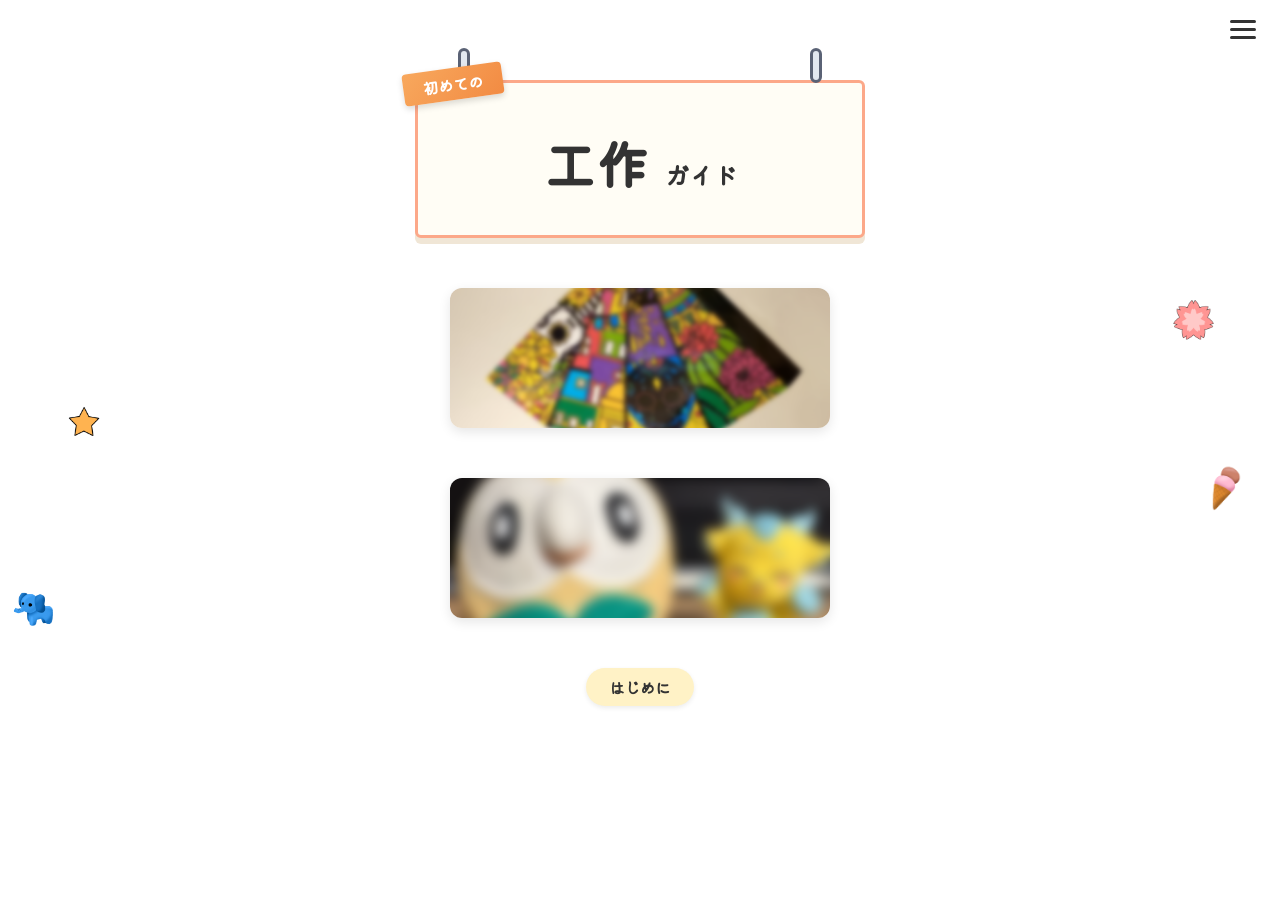
<file: index.html>
<!DOCTYPE html>
<html lang="ja">
<head>
  <meta charset="UTF-8">
  <meta name="viewport" content="width=device-width, initial-scale=1.0">
  <title>初めての工作ガイド</title>

  <!-- フォント・共通CSSの読み込み -->
  <link rel="preconnect" href="https://fonts.googleapis.com">
  <link rel="preconnect" href="https://fonts.gstatic.com" crossorigin>
  <link href="https://fonts.googleapis.com/css2?family=Kiwi+Maru:wght@400;500;700&display=swap" rel="stylesheet">
  <link rel="stylesheet" href="style.css">
</head>
<body>

  <!-- ヘッダー (共通ハンバーガーメニュー) -->
  <header class="header">
    <div class="header-inner">
      <button class="hamburger-btn" id="js-hamburger" aria-label="メニューを開く">
        <span></span>
        <span></span>
        <span></span>
      </button>

      <nav class="nav-menu" id="js-nav">
        <ul>
          <li><a href="index.html">TOP</a></li>
          <li><a href="pckindex.html">切り絵</a></li>
          <li><a href="pcnindex.html">粘土</a></li>
        </ul>
      </nav>
    </div>
  </header>

  <main class="main-content">

    <!-- 1. メインタイトル（看板風デザイン） -->
    <section class="top-hero">
      <div class="sign-board">
        <!-- 上の鎖/リング飾り -->
        <div class="chain chain-left"></div>
        <div class="chain chain-right"></div>
        
        <!-- 左上のテープラベル -->
        <div class="tape-label">初めての</div>
        
        <!-- タイトル文字 -->
        <h1 class="top-title">
          <span class="large">工作</span>
          <span class="small">ガイド</span>
        </h1>
      </div>
    </section>

    <!-- 2. 作品紹介ギャラリー -->
    <section class="gallery-section">
      
      <!-- 上段：切り絵 -->
      <div class="gallery-item">
        <a href="pckindex.html" class="img-link-btn">
          <img src="png/無題675_20260603225839.PNG" alt="切り絵ページへ" class="main-img">
        </a>
        <!-- 上段も画像にする場合（ファイル名は実際の名前へ） -->
        <img src="png/無題681_20260723030423.PNG" class="deco-icon star-icon" alt="星">
        <img src="png/無題681_20260723025931.PNG" class="deco-icon flower-pink" alt="さくら">
      </div>

      <!-- 下段：粘土 -->
      <div class="gallery-item">
        <a href="pcnindex.html" class="img-link-btn">
          <img src="png/nennn.PNG" alt="粘土ページへ" class="main-img">
        </a>
        <!-- 画像タグ -->
        <img src="png/ぞう.PNG" class="deco-icon elephant-icon" alt="ぞう">
        <img src="png/アイス.PNG" class="deco-icon ice-cream-icon" alt="アイスクリーム">
      </div>

    </section>

    <!-- 3. はじめに アコーディオンエリア -->
    <div class="intro-accordion">
      <button class="intro-btn" id="js-intro-btn">はじめに</button>
      
      <!-- ボタンを押すと出てくる文面 -->
      <div class="intro-text-box" id="js-intro-content">
        <p>このサイトは、何かと難しそうと思われる工作への取っ掛かりを作ろうと思い、制作しました。<br>
        工作のセンスが無いと難しそう…というイメージがこのサイトを見て、なくなったら嬉しいです。</p>
      </div>
    </div>

  </main>

  <!-- ハンバーガーメニュー用JavaScript -->
  <script>
    // ハンバーガーメニュー
    const btn = document.getElementById('js-hamburger');
    const nav = document.getElementById('js-nav');

    if (btn && nav) {
      btn.addEventListener('click', () => {
        btn.classList.toggle('is-active');
        nav.classList.toggle('is-active');
      });

      const navLinks = nav.querySelectorAll('a');
      navLinks.forEach(link => {
        link.addEventListener('click', () => {
          btn.classList.remove('is-active');
          nav.classList.remove('is-active');
        });
      });
    }

    // ★「はじめに」ボタンの表示切替
    const introBtn = document.getElementById('js-intro-btn');
    const introContent = document.getElementById('js-intro-content');

    if (introBtn && introContent) {
      introBtn.addEventListener('click', () => {
        introContent.classList.toggle('is-open');
      });
    }
  </script>

</body>
</html>
</file>
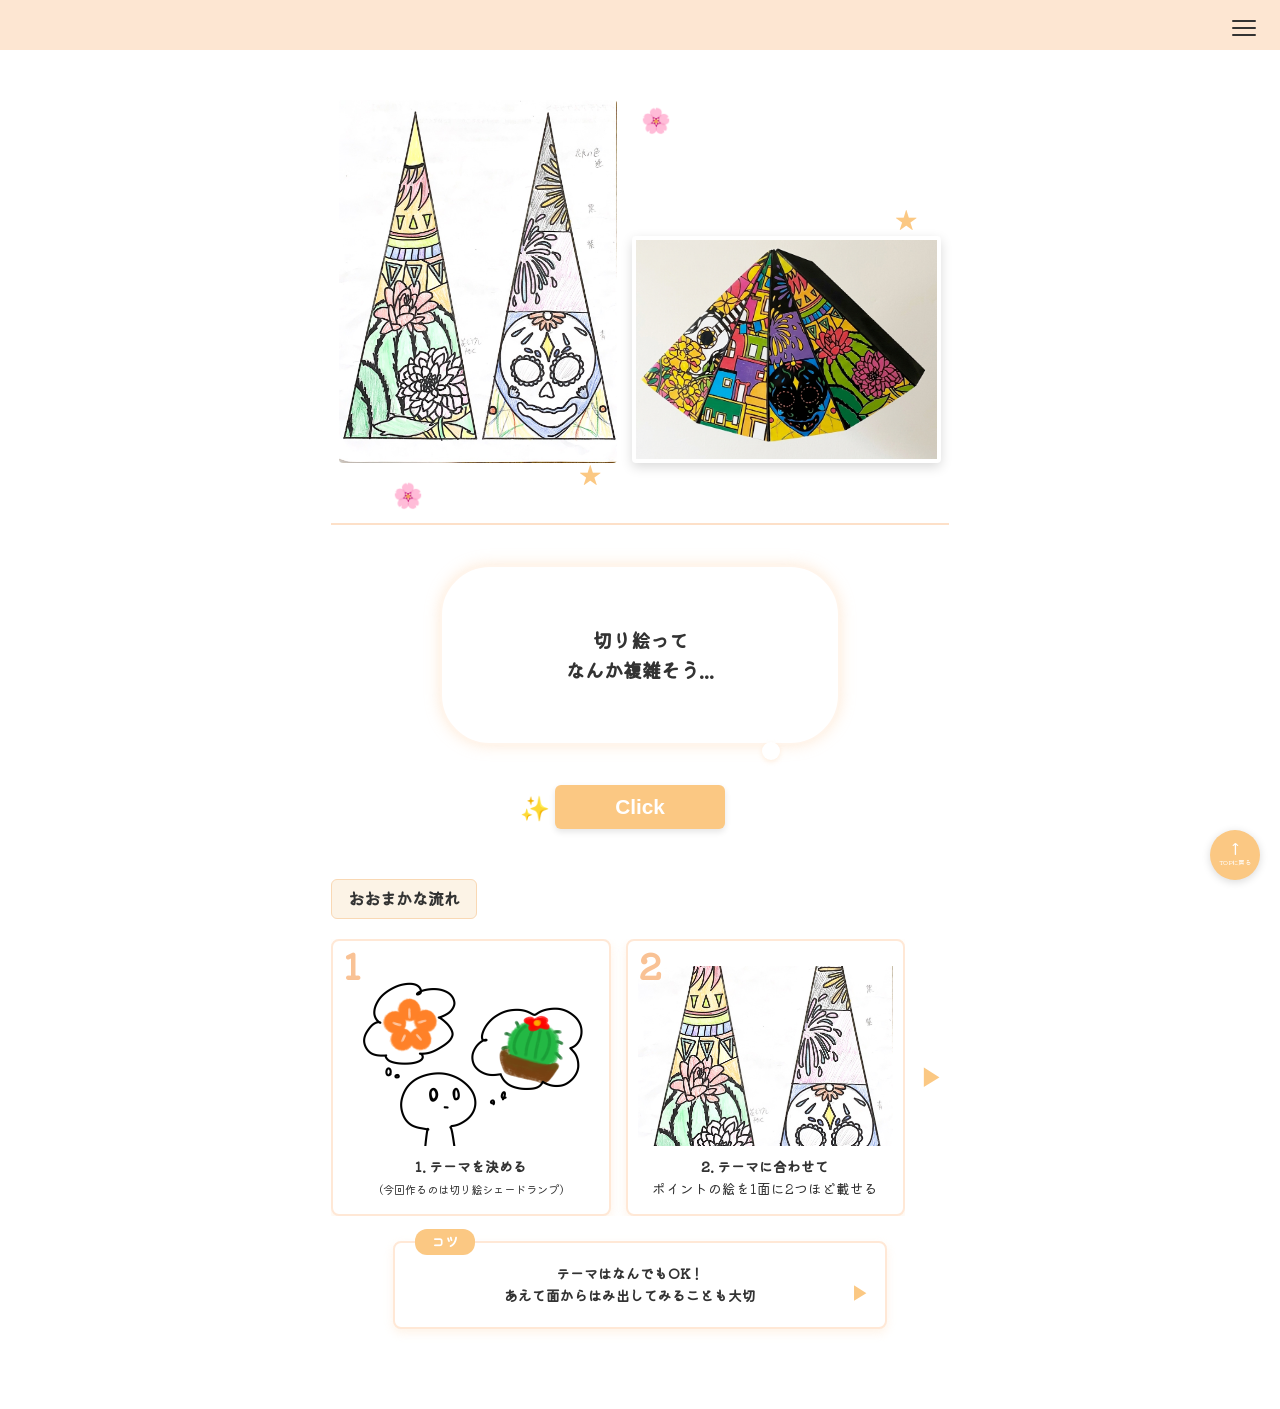
<file: pckindex.html>
<!doctype html>
<html lang="ja">
  <head>
    <meta charset="UTF-8" />
    <meta name="viewport" content="width=device-width, initial-scale=1.0" />

    <!-- Google Fontsの読み込みコードを追加 -->
    <link rel="preconnect" href="https://fonts.googleapis.com" />
    <link rel="preconnect" href="https://fonts.gstatic.com" crossorigin />
    <link href="https://fonts.googleapis.com/css2?family=Kiwi+Maru:wght@400;500&display=swap" rel="stylesheet" />

    <title>切り絵シェードランプ</title>
    <link rel="stylesheet" href="pckstyle.css" />
  </head>
  <body>
    <!-- ヘッダー -->
    <header class="header">
      <div class="header-inner">
        <!-- メニュー開閉ボタン -->
        <button class="hamburger-btn" id="js-hamburger" aria-label="メニューを開く">
          <span></span>
          <span></span>
          <span></span>
        </button>

        <!-- 開くメニュー本体 -->
        <nav class="nav-menu" id="js-nav">
          <ul>
            <li><a href="index.html">TOP</a></li>
            <li><a href="pckindex.html">切り絵</a></li>
            <li><a href="pcnindex.html">粘土</a></li>
          </ul>
        </nav>
      </div>
    </header>

    <main class="main-content">
      <!-- 1. ヒーローギャラリーエリア -->
      <section class="hero-section">
        <div class="hero-inner">
          <!-- 装飾アイコン -->
          <span class="deco-icon star-1">★</span>
          <span class="deco-icon flower-1">🌸</span>
          <span class="deco-icon star-2">★</span>
          <span class="deco-icon flower-2">🌸</span>

          <!-- メイン作品画像 -->
          <div class="flex-container">
            <img class="sketch-img" src="png/IMG_2670.jpg" alt="スケッチ・下絵" />
            <img class="lantern-img" src="png/切り絵.PNG" alt="完成作品" />
          </div>
        </div>
      </section>

      <hr class="section-divider" />

      <!-- 2. 吹き出し & Clickボタンエリア -->
      <section class="thought-section">
        <!-- 切り替え対象の吹き出しエリア -->
        <div class="thought-bubble-container" id="js-thought-container">
          <!-- 最初に見えている吹き出し (表) -->
          <div class="thought-bubble front">
            <p>
              切り絵って
              <br />
              なんか複雑そう...
            </p>
          </div>

          <!-- Click後に表示される吹き出し (裏) -->
          <div class="thought-bubble back">テーマと幾何学でそれっぽく！！</div>
        </div>

        <!-- Clickボタン -->
        <div class="click-btn-wrapper">
          <span class="sparkle-icon">✨</span>
          <button type="button" class="click-btn" id="js-click-btn">Click</button>
        </div>
      </section>

      <!-- 3. おおまかな流れエリア -->
      <section class="flow-section">
        <div class="section-title-badge">おおまかな流れ</div>

        <!-- スライダー全体エリア -->
        <div class="flow-slider-wrapper">
          <!-- 見える表示領域 -->
          <div class="flow-slider-container">
            <!-- 横に並ぶカードの列 -->
            <div class="flow-cards-track" id="js-flow-track">
              <!-- カード 1 -->
              <div class="flow-card">
                <div class="card-num">1</div>
                <div class="card-img">
                  <img src="png/無題677_20260701211704.PNG" alt="ステップ1" />
                </div>
                <p class="card-text">
                  <strong>1. テーマを決める</strong>
                  <br />
                  <small>（今回作るのは切り絵シェードランプ）</small>
                </p>
              </div>

              <!-- カード 2 -->
              <div class="flow-card">
                <div class="card-num">2</div>
                <div class="card-img">
                  <img src="png/IMG_2670.jpg" alt="ステップ2" />
                </div>
                <p class="card-text">
                  <strong>2. テーマに合わせて</strong>
                  <br />
                  ポイントの絵を1面に2つほど載せる
                </p>
              </div>

              <!-- カード 3 -->
              <div class="flow-card">
                <div class="card-num">3</div>
                <div class="card-img">
                  <img src="png/切り絵.PNG" alt="ステップ3" />
                </div>
                <p class="card-text">
                  <strong>3. 枠線にそって切る</strong>
                  <br />
                  丁寧に切り抜いていく
                </p>
              </div>

              <!-- カード 4-->
              <div class="flow-card">
                <div class="card-num">4</div>
                <div class="card-img">
                  <img src="png/hikari.PNG" alt="ステップ4" />
                </div>
                <p class="card-text">
                  <strong>4.完成！</strong>
                  <br />
                  （中にライトを入れたらより綺麗に！）
                </p>
              </div>
            </div>
          </div>

          <!-- 右矢印ボタン -->
          <button class="flow-arrow-btn" id="js-next-btn" aria-label="次のカードへ">▶</button>
        </div>
        <!-- /.flow-slider-wrapper ここでしっかり閉じるのがポイント！ -->

        <!-- コツ ボックス -->
        <div class="tips-box">
          <div class="tips-badge">コツ</div>

          <!-- 見える枠エリア -->
          <div class="tips-slider-container">
            <!-- テキストのトラック -->
            <div class="tips-track" id="js-tips-track">
              <!-- コツ 1 -->
              <div class="tips-item">
                テーマはなんでもOK！
                <br />
                あえて面からはみ出してみることも大切
              </div>

              <!-- コツ 2 -->
              <div class="tips-item">
                カッターは透明な部分を 切らないように滑る感じに！

                <br />
                フィルムは隅まできっちり貼る
              </div>
            </div>
          </div>

          <!-- 矢印ボタン -->
          <button class="tips-arrow-btn" id="js-tips-next-btn" aria-label="次のコツへ">▶</button>
        </div>
      </section>
    </main>

    <!-- TOPに戻るボタン -->
    <a href="#" class="back-to-top" aria-label="TOPに戻る">
      <span>↑</span>
      <small>TOPに戻る</small>
    </a>

    <!-- すべての動作用 JavaScript（これひとつにまとめました！） -->
    <script>
      // 1. ハンバーガーメニュー
      const btn = document.getElementById("js-hamburger");
      const nav = document.getElementById("js-nav");
      if (btn && nav) {
        btn.addEventListener("click", () => {
          btn.classList.toggle("is-active");
          nav.classList.toggle("is-active");
        });
        const navLinks = nav.querySelectorAll("a");
        navLinks.forEach((link) => {
          link.addEventListener("click", () => {
            btn.classList.remove("is-active");
            nav.classList.remove("is-active");
          });
        });
      }

      // 2. 吹き出しClick切替
      const clickBtn = document.getElementById("js-click-btn");
      const thoughtContainer = document.getElementById("js-thought-container");
      if (clickBtn && thoughtContainer) {
        clickBtn.addEventListener("click", () => {
          thoughtContainer.classList.toggle("is-flipped");
        });
      }

      // 3. おおまかな流れスライダー
      const track = document.getElementById("js-flow-track");
      const nextBtn = document.getElementById("js-next-btn");
      const cards = document.querySelectorAll(".flow-card");
      let currentIndex = 0;

      if (track && nextBtn && cards.length > 0) {
        nextBtn.addEventListener("click", () => {
          const cardWidth = cards[0].offsetWidth + 15;
          if (currentIndex < cards.length - 2) {
            currentIndex++;
          } else {
            currentIndex = 0;
          }
          track.style.transform = `translateX(-${currentIndex * cardWidth}px)`;
        });
      }

      // 4. 「コツ」スライダー
      const tipsTrack = document.getElementById("js-tips-track");
      const tipsNextBtn = document.getElementById("js-tips-next-btn");
      const tipsItems = document.querySelectorAll(".tips-item");
      let currentTipsIndex = 0;

      if (tipsTrack && tipsNextBtn && tipsItems.length > 0) {
        tipsNextBtn.addEventListener("click", () => {
          if (currentTipsIndex < tipsItems.length - 1) {
            currentTipsIndex++;
          } else {
            currentTipsIndex = 0;
          }
          tipsTrack.style.transform = `translateX(-${currentTipsIndex * 100}%)`;
        });
      }
    </script>
  </body>
</html>
</file>
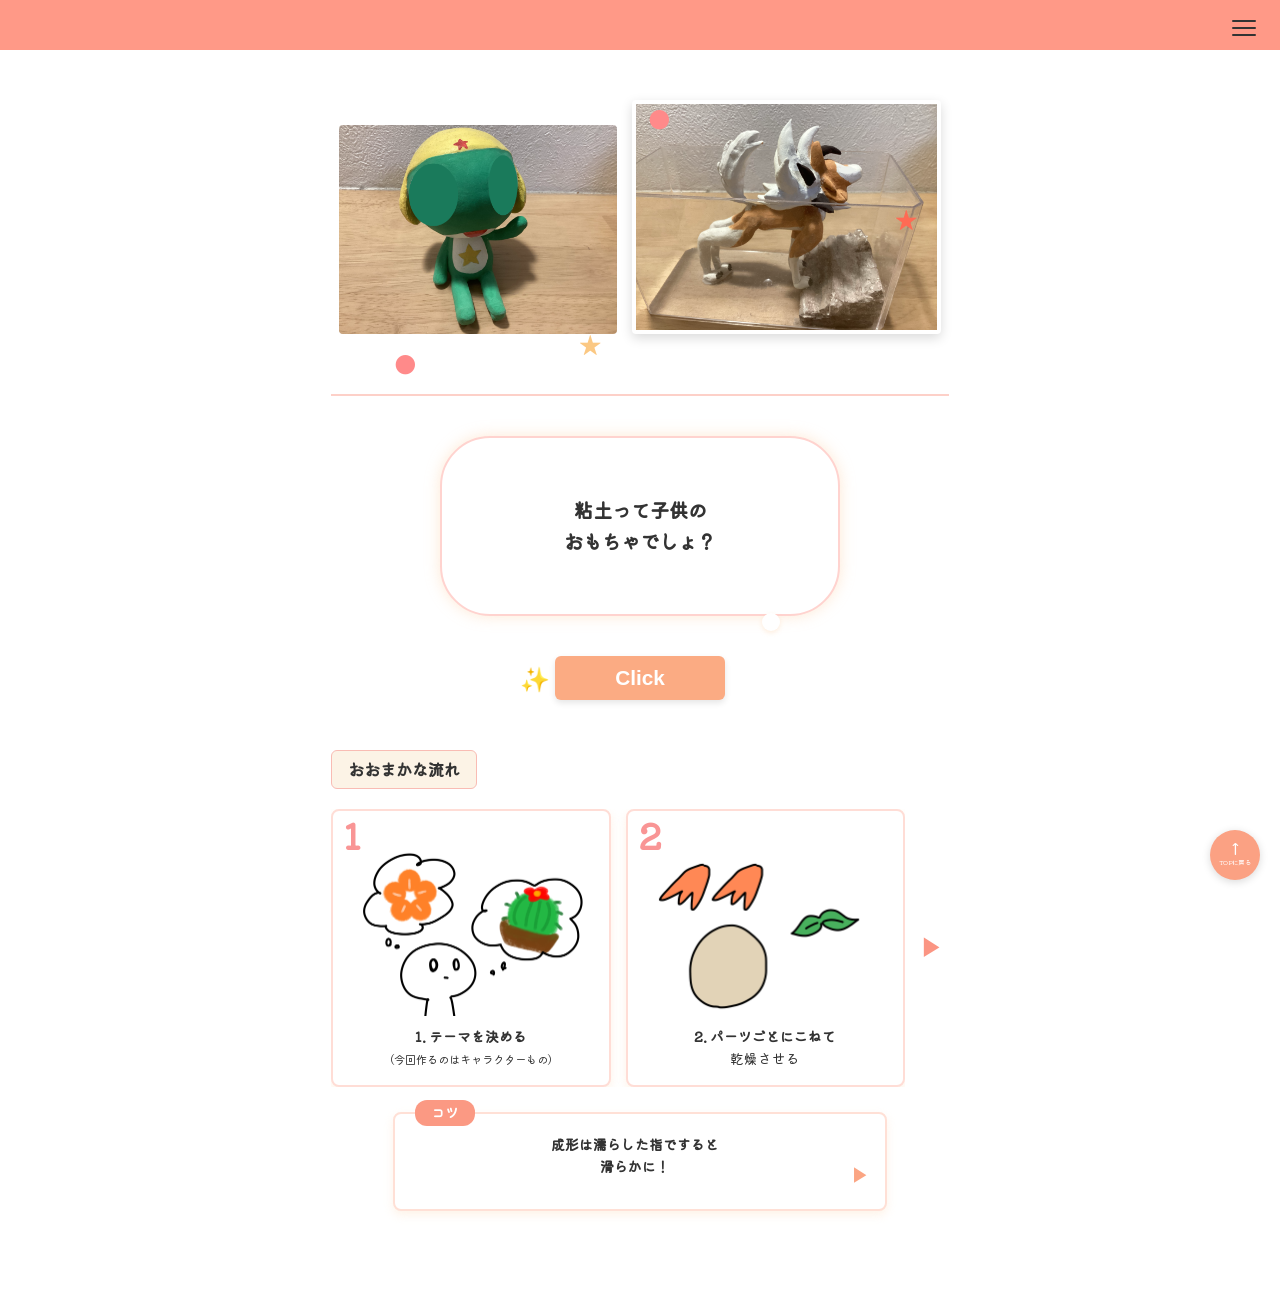
<file: pcnindex.html>
<!doctype html>
<html lang="ja">
  <head>
    <meta charset="UTF-8" />
    <meta name="viewport" content="width=device-width, initial-scale=1.0" />

    <!-- Google Fontsの読み込みコードを追加 -->
    <link rel="preconnect" href="https://fonts.googleapis.com" />
    <link rel="preconnect" href="https://fonts.gstatic.com" crossorigin />
    <link href="https://fonts.googleapis.com/css2?family=Kiwi+Maru:wght@400;500&display=swap" rel="stylesheet" />

    <title>切り絵シェードランプ</title>
    <link rel="stylesheet" href="pcnstyle.css" />
  </head>
  <body>
    <!-- ヘッダー -->
    <header class="header">
      <div class="header-inner">
        <!-- メニュー開閉ボタン -->
        <button class="hamburger-btn" id="js-hamburger" aria-label="メニューを開く">
          <span></span>
          <span></span>
          <span></span>
        </button>

        <!-- 開くメニュー本体 -->
        <nav class="nav-menu" id="js-nav">
          <ul>
            <li><a href="index.html">TOP</a></li>
            <li><a href="pckindex.html">切り絵</a></li>
            <li><a href="pcnindex.html">粘土</a></li>
          </ul>
        </nav>
      </div>
    </header>

    <main class="main-content">
      <!-- 1. ヒーローギャラリーエリア -->
      <section class="hero-section">
        <div class="hero-inner">
          <!-- 装飾アイコン -->
          <span class="deco-icon star-1">★</span>
          <span class="deco-icon flower-1">●</span>
          <span class="deco-icon star-2">★</span>
          <span class="deco-icon flower-2">●</span>

          <!-- メイン作品画像 -->
          <div class="flex-container">
            <img class="sketch-img" src="png/keroro.PNG" alt="スケッチ・下絵" />
            <img class="lantern-img" src="png/rugaru.PNG" alt="完成作品" />
          </div>
        </div>
      </section>

      <hr class="section-divider" />

      <!-- 2. 吹き出し & Clickボタンエリア -->
      <section class="thought-section">
        <!-- 切り替え対象の吹き出しエリア -->
        <div class="thought-bubble-container" id="js-thought-container">
          <!-- 最初に見えている吹き出し (表) -->
          <div class="thought-bubble front">
            <p>
              粘土って子供の
              <br />
              おもちゃでしょ？
            </p>
          </div>

          <!-- Click後に表示される吹き出し (裏) -->
          <div class="thought-bubble back">
            大人も趣味にできる
            <br />
            無限の可能性の工作！！
          </div>
        </div>

        <!-- Clickボタン -->
        <div class="click-btn-wrapper">
          <span class="sparkle-icon">✨</span>
          <button type="button" class="click-btn" id="js-click-btn">Click</button>
        </div>
      </section>

      <!-- 3. おおまかな流れエリア -->
      <section class="flow-section">
        <div class="section-title-badge">おおまかな流れ</div>

        <!-- スライダー全体エリア -->
        <div class="flow-slider-wrapper">
          <!-- 見える表示領域 -->
          <div class="flow-slider-container">
            <!-- 横に並ぶカードの列 -->
            <div class="flow-cards-track" id="js-flow-track">
              <!-- カード 1 -->
              <div class="flow-card">
                <div class="card-num">1</div>
                <div class="card-img">
                  <img src="png/無題677_20260701211704.PNG" alt="ステップ1" />
                </div>
                <p class="card-text">
                  <strong>1. テーマを決める</strong>
                  <br />
                  <small>(今回作るのはキャラクターもの)</small>
                </p>
              </div>

              <!-- カード 2 -->
              <div class="flow-card">
                <div class="card-num">2</div>
                <div class="card-img">
                  <img src="png/無題683_20260723033725.PNG" alt="ステップ2" />
                </div>
                <p class="card-text">
                  <strong>2. パーツごとにこねて</strong>
                  <br />
                  乾燥させる
                </p>
              </div>

              <!-- カード 3 -->
              <div class="flow-card">
                <div class="card-num">3</div>
                <div class="card-img">
                  <img src="png/無題683_20260723034053.PNG" alt="ステップ3" />
                </div>
                <p class="card-text">
                  <strong>3. 接着剤などでくっつけ</strong>
                  <br />
                  着色する
                </p>
              </div>

              <!-- カード 4-->
              <div class="flow-card">
                <div class="card-num">4</div>
                <div class="card-img">
                  <img src="png/無題683_20260723034304.PNG" alt="ステップ4" />
                </div>
                <p class="card-text">
                  <strong>4.完成！</strong>
                </p>
              </div>
            </div>
          </div>

          <!-- 右矢印ボタン -->
          <button class="flow-arrow-btn" id="js-next-btn" aria-label="次のカードへ">▶</button>
        </div>
        <!-- /.flow-slider-wrapper ここでしっかり閉じるのがポイント！ -->

        <!-- コツ ボックス -->
        <div class="tips-box">
          <div class="tips-badge">コツ</div>

          <!-- 見える枠エリア -->
          <div class="tips-slider-container">
            <!-- テキストのトラック -->
            <div class="tips-track" id="js-tips-track">
              <!-- コツ 1 -->
              <div class="tips-item">
                成形は濡らした指ですると
                <br />
                滑らかに！
              </div>

              <!-- コツ 2 -->
              <div class="tips-item">
                パーツ同士がくっつく部分は
                <br />
                凹凸を作ると
                <br />
                付けやすい！
              </div>
            </div>
          </div>

          <!-- 矢印ボタン -->
          <button class="tips-arrow-btn" id="js-tips-next-btn" aria-label="次のコツへ">▶</button>
        </div>
      </section>
    </main>

    <!-- TOPに戻るボタン -->
    <a href="#" class="back-to-top" aria-label="TOPに戻る">
      <span>↑</span>
      <small>TOPに戻る</small>
    </a>

    <!-- すべての動作用 JavaScript（これひとつにまとめました！） -->
    <script>
      // 1. ハンバーガーメニュー
      const btn = document.getElementById("js-hamburger");
      const nav = document.getElementById("js-nav");
      if (btn && nav) {
        btn.addEventListener("click", () => {
          btn.classList.toggle("is-active");
          nav.classList.toggle("is-active");
        });
        const navLinks = nav.querySelectorAll("a");
        navLinks.forEach((link) => {
          link.addEventListener("click", () => {
            btn.classList.remove("is-active");
            nav.classList.remove("is-active");
          });
        });
      }

      // 2. 吹き出しClick切替
      const clickBtn = document.getElementById("js-click-btn");
      const thoughtContainer = document.getElementById("js-thought-container");
      if (clickBtn && thoughtContainer) {
        clickBtn.addEventListener("click", () => {
          thoughtContainer.classList.toggle("is-flipped");
        });
      }

      // 3. おおまかな流れスライダー
      const track = document.getElementById("js-flow-track");
      const nextBtn = document.getElementById("js-next-btn");
      const cards = document.querySelectorAll(".flow-card");
      let currentIndex = 0;

      if (track && nextBtn && cards.length > 0) {
        nextBtn.addEventListener("click", () => {
          const cardWidth = cards[0].offsetWidth + 15;
          if (currentIndex < cards.length - 2) {
            currentIndex++;
          } else {
            currentIndex = 0;
          }
          track.style.transform = `translateX(-${currentIndex * cardWidth}px)`;
        });
      }

      // 4. 「コツ」スライダー
      const tipsTrack = document.getElementById("js-tips-track");
      const tipsNextBtn = document.getElementById("js-tips-next-btn");
      const tipsItems = document.querySelectorAll(".tips-item");
      let currentTipsIndex = 0;

      if (tipsTrack && tipsNextBtn && tipsItems.length > 0) {
        tipsNextBtn.addEventListener("click", () => {
          if (currentTipsIndex < tipsItems.length - 1) {
            currentTipsIndex++;
          } else {
            currentTipsIndex = 0;
          }
          tipsTrack.style.transform = `translateX(-${currentTipsIndex * 100}%)`;
        });
      }
    </script>
  </body>
</html>
</file>
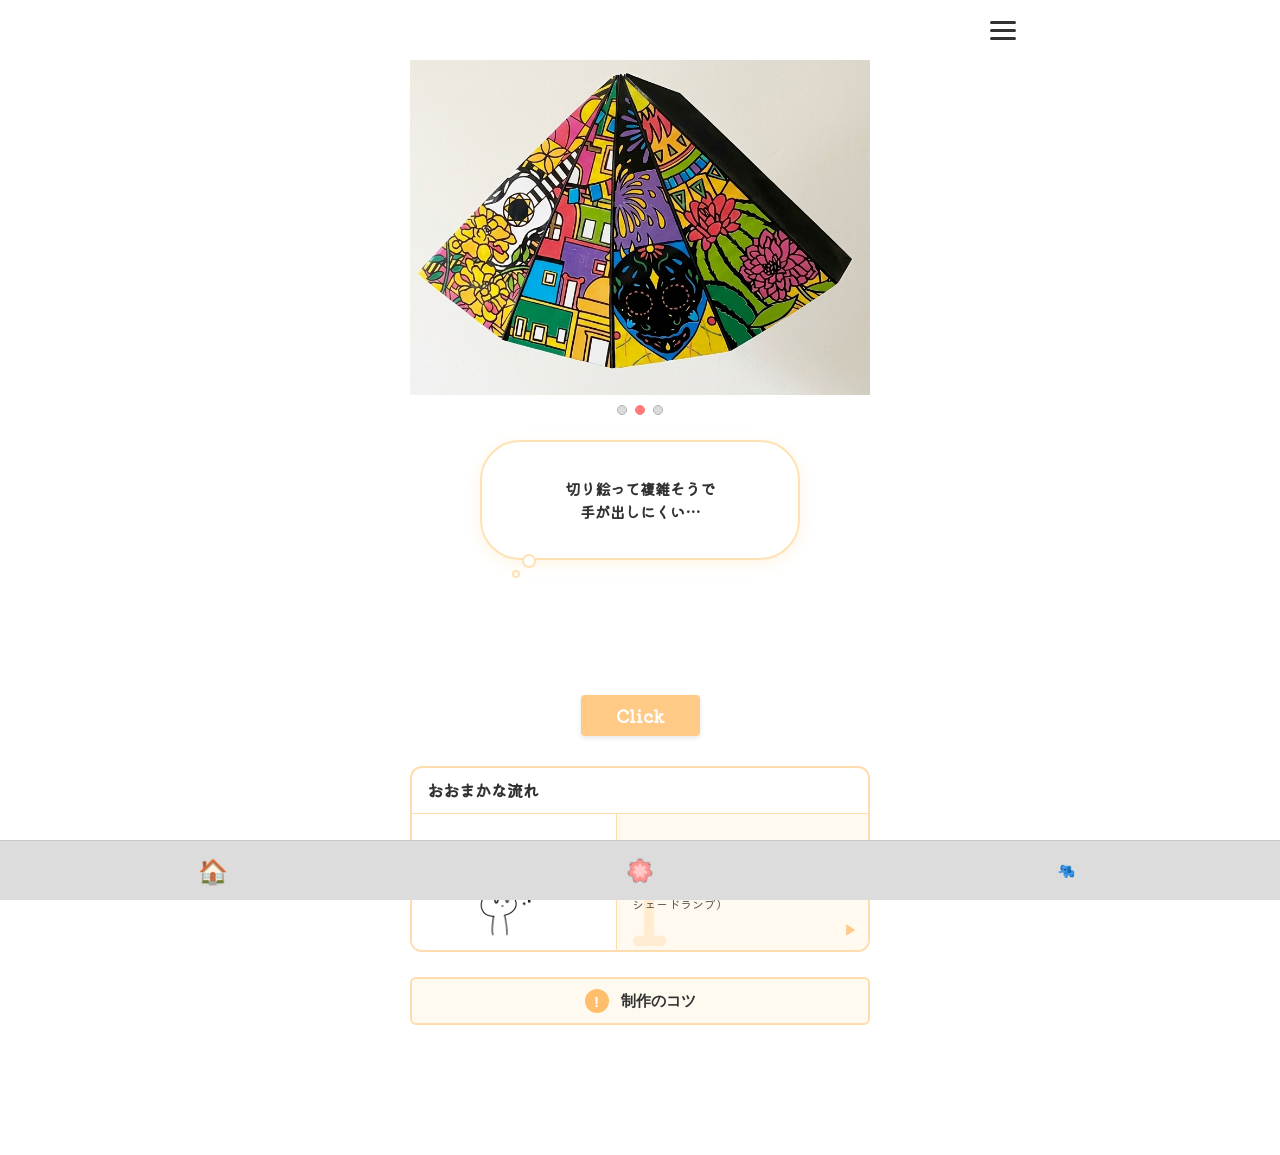
<file: sKindex.html>
<!DOCTYPE html>
<html lang="ja">
<head>
  <meta charset="UTF-8">
  <meta name="viewport" content="width=device-width, initial-scale=1.0">
  <title>切り絵 - 初めての工作ガイド</title>

  <!-- フォント・CSSの読み込み -->
  <link rel="preconnect" href="https://fonts.googleapis.com">
  <link rel="preconnect" href="https://fonts.gstatic.com" crossorigin>
  <link href="https://fonts.googleapis.com/css2?family=Kiwi+Maru:wght@400;500;700&display=swap" rel="stylesheet">
  <link rel="stylesheet" href="sKstyle.css">
</head>
<body>

  <!-- ヘッダー (共通ハンバーガーメニュー) -->
  <header class="header">
    <div class="header-inner">
      <button class="hamburger-btn" id="js-hamburger" aria-label="メニューを開く">
        <span></span>
        <span></span>
        <span></span>
      </button>

      <nav class="nav-menu" id="js-nav">
        <ul>
          <li><a href="sTopindex.html">TOP</a></li>
          <li><a href="sKindex.html">切り絵</a></li>
          <li><a href="sNindex.html">粘土</a></li>
        </ul>
      </nav>
    </div>
  </header>

  <main class="main-content">

    <!-- 1. メイン画像 ＆ ドットインジケーター -->
    <section class="hero-slider-section">
      <div class="hero-img-wrapper">
        <img src="png/切り絵.PNG" alt="切り絵作品" class="hero-img">
      </div>
      <!-- スライダー風ドット -->
      <div class="slider-dots">
        <span class="dot"></span>
        <span class="dot active"></span>
        <span class="dot"></span>
      </div>
    </section>

    <!-- 2. 3Dくるっと裏返る吹き出し ＆ Clickボタン -->
    <section class="thought-section">
      
      <!-- カード全体を包む枠 -->
      <div class="flip-card" id="js-flip-card">
        <div class="flip-card-inner">
          
          <!-- 表側（クリック前） -->
          <div class="cloud-bubble flip-front">
            <p>切り絵って複雑そうで<br>手が出しにくい…</p>
            <span class="bubble-sub sub-1"></span>
            <span class="bubble-sub sub-2"></span>
          </div>

          <!-- 裏側（クリック後：グラデーション＋マーカーテキスト） -->
          <div class="cloud-bubble flip-back">
            <p>
              <span class="marker"><ruby>テーマ<rt></rt></ruby>と<ruby>幾何学<rt>きかがく</rt></ruby>で</span><br>
              <span class="marker">それっぽく！！</span>
            </p>
          </div>

        </div>
      </div>

      <!-- Clickボタン -->
      <button class="click-btn" id="js-click-btn">Click</button>
    </section>

    <!-- 3. おおまかな流れ（カードデザイン） -->
    <section class="flow-section">
      <div class="flow-card">
        <div class="flow-header">
          <h2>おおまかな流れ</h2>
        </div>
        <div class="flow-body">
          <!-- 左側：下絵画像 -->
          <div class="flow-img-box">
            <img src="png/無題677_20260701211704.PNG" alt="下絵" class="flow-img">
          </div>
          <!-- 右側：説明文 ＆ 背景数字 -->
          <div class="flow-text-box">
            <span class="bg-number">1</span>
            <div class="flow-text-content">
              <h3>1. テーマを決める</h3>
              <p>（今回作るのは切り絵の<br>シェードランプ）</p>
            </div>
            <!-- 右下の矢印アイコン -->
            <span class="arrow-icon">▶</span>
          </div>
        </div>
      </div>
    </section>

    <!-- 4. 制作のコツ ボタン -->
    <section class="tips-section">
      <button class="tips-btn">
        <span class="tips-icon">!</span>
        <span class="tips-text">制作のコツ</span>
      </button>
    </section>

  </main>

  <!-- スマホ用：画面下部 固定ナビゲーションバー -->
  <nav class="bottom-nav">
    <a href="sTopindex.html" class="bottom-nav-item">
      <span class="nav-icon">🏠</span>
    </a>
    <a href="sKindex.html" class="bottom-nav-item active">
      <img src="png/無題681_20260723025931.PNG" alt="切り絵" class="nav-img">
    </a>
    <a href="sNindex.html" class="bottom-nav-item">
      <img src="png/ぞう.PNG" alt="粘土" class="nav-img">
    </a>
  </nav>

  <!-- JavaScript (ハンバーガーメニュー) -->
  <script>
    const btn = document.getElementById('js-hamburger');
    const nav = document.getElementById('js-nav');

    if (btn && nav) {
      btn.addEventListener('click', () => {
        btn.classList.toggle('is-active');
        nav.classList.toggle('is-active');
      });

      const navLinks = nav.querySelectorAll('a');
      navLinks.forEach(link => {
        link.addEventListener('click', () => {
          btn.classList.remove('is-active');
          nav.classList.remove('is-active');
        });
      });
    }

  
    // Clickボタンで吹き出しをひっくり返す
    const clickBtn = document.getElementById('js-click-btn');
    const flipCard = document.getElementById('js-flip-card');

    if (clickBtn && flipCard) {
      clickBtn.addEventListener('click', () => {
        flipCard.classList.toggle('is-flipped');
      });
    }
  </script>

</body>
</html>
</file>
<file: style.css>
/* ==========================================
   基本設定 & リセット
   ========================================== */
* {
  box-sizing: border-box;
  margin: 0;
  padding: 0;
}

body {
  font-family: "Kiwi Maru", serif;
  background-color: #ffffff;
  color: #333333;
  line-height: 1.6;
}

/* ==========================================
   ヘッダー & ハンバーガーメニュー (共通)
   ========================================== */
.header {
  height: 60px;
  width: 100%;
  position: sticky;
  top: 0;
  z-index: 100;
}

.header-inner {
  max-width: 800px;
  margin: 0 auto;
  height: 100%;
  display: flex;
  justify-content: flex-end;
  align-items: center;
  padding: 0 16px;
}

.hamburger-btn {
  background: none;
  border: none;
  cursor: pointer;
  display: flex;
  flex-direction: column;
  gap: 5px;
  padding: 8px;
  z-index: 120; /* メニューより手前に表示 */
  position: fixed;
   top:12px;
   right:16px;
}

.hamburger-btn span {
  display: block;
  width: 26px;
  height: 3px;
  background-color: #333;
  border-radius: 2px;
  transition: all 0.3s ease;
}

.hamburger-btn.is-active span:nth-child(1) {
  transform: translateY(8px) rotate(45deg);
}
.hamburger-btn.is-active span:nth-child(2) {
  opacity: 0;
}
.hamburger-btn.is-active span:nth-child(3) {
  transform: translateY(-8px) rotate(-45deg);
}

.nav-menu {
  position: fixed;
  top: 0;
  right: -100%;
  width: 70%;
  max-width: 300px;
  height: 100vh;
  background-color: #ffcf9b;
  box-shadow: -2px 0 10px rgba(0, 0, 0, 0.1);
  padding: 80px 30px 30px;
  transition: right 0.4s ease;
  z-index: 100;
}

.nav-menu.is-active {
  right: 0;
}

.nav-menu ul {
  list-style: none;
}

.nav-menu li {
  margin-bottom: 25px;
  border-bottom: 1px dashed #ffffff;
  padding-bottom: 10px;
}

.nav-menu a {
  text-decoration: none;
  color: #333;
  font-weight: bold;
  font-size: 1.1rem;
  display: block;
}

/* ==========================================
   コンテナ
   ========================================== */
.container {
  width: 90%;
  max-width: 900px; /* 幅を広げて画面全体にゆとりを持たせる */
  margin: 0 auto;
  padding: 40px 20px;
}

/* ==========================================
   1. タイトル看板エリア
   ========================================== */
.top-hero {
  display: flex;
  justify-content: center;
  margin-top: 20px;
  margin-bottom: 50px;
}

.sign-board {
  position: relative;
  background-color: #fffdf5;
  border: 3px solid #fca889;
  border-radius: 6px;
  padding: 30px 40px;
  width: 100%;
  max-width: 450px;
  text-align: center;
  box-shadow: 0 6px 0 #f0e6d6;
}

/* 上の鎖リングの見た目 */
.chain {
  position: absolute;
  top: -35px;
  width: 12px;
  height: 35px;
  border: 3px solid #5a6275;
  border-radius: 6px;
  background-color: #e2e8f0;
}
.chain-left { left: 40px; }
.chain-right { right: 40px; }

/* 左上の「初めての」テープラベル */
.tape-label {
  position: absolute;
  top: -15px;
  left: -15px;
  background: linear-gradient(135deg, #f8a85d, #f28b43);
  color: #ffffff;
  padding: 4px 20px;
  font-size: 0.95rem;
  font-weight: bold;
  border-radius: 4px;
  transform: rotate(-8deg);
  box-shadow: 0 3px 6px rgba(0,0,0,0.15);
}

/* タイトル文字 */
.top-title {
  display: flex;
  align-items: baseline;
  justify-content: center;
  gap: 15px;
  margin-top: 10px;
}

.top-title .large {
  font-size: 3.2rem;
  font-weight: 700;
  letter-spacing: 2px;
}

.top-title .small {
  font-size: 1.5rem;
  font-weight: bold;
}

/* ==========================================
   2. ギャラリーエリア（画像 & モチーフ）
   ========================================== */
.gallery-section {
  display: flex;
  flex-direction: column;
  align-items: center; /* 中央に揃える */
  gap: 50px;
  margin-bottom: 50px;
  width: 100%;
}

.gallery-item {
  position: relative;
  width: 100%;
  display: flex;
  justify-content: center;
}


.img-link-btn {
  display: block;
  width: 80%;            /* 横幅を全体の上限80%に制限 */
  max-width: 380px;      /* 最大でも380px以上大きくしない */
  height: 140px;         /* 高さを固定してスマートに */
  border-radius: 12px;
  overflow: hidden;
  box-shadow: 0 4px 12px rgba(0, 0, 0, 0.1);
  transition: transform 0.3s ease, box-shadow 0.3s ease;
  text-decoration: none;
}

/* 中の画像が枠にぴったり収まるようにする */
.img-link-btn .main-img {
  width: 100%;
  height: 100%;
  object-fit: cover;    
}

/* ホバー時の効果 */
.img-link-btn:hover {
  transform: translateY(-4px) scale(1.02);
  box-shadow: 0 8px 20px rgba(0, 0, 0, 0.15);
}

/* 散らばるモチーフ・絵（絶対配置） */
.deco-icon {
  position: absolute;
  height: auto;           /* 縦横比を崩さない */
  pointer-events: none;   /* クリックの邪魔をしない */
  z-index: 10;            /* ★ z-icon を z-index に修正 */
}

/* 各画像のサイズと位置の調整 */
.star-icon {
  width: 40px;            /* 星の幅 */
  bottom: -15px;
  left: 5%;
}

.flower-pink {
  width: 45px;            /* さくらの幅 */
  top: 10px;
  right: 5%;
}

.elephant-icon {
  width: 70px;            /* ぞうの幅 */
  bottom: -25px;
  left: 0%;
}

.ice-cream-icon {
  width: 55px;            /* アイスの幅 */
  top: -20px;
  right: 2%;
}
/* ==========================================
   3. 「はじめに」アコーディオン
   ========================================== */
.intro-accordion {
  text-align: center;
  margin-top: 30px;
}

/* ボタンのスタイル */
.intro-btn {
  background-color: #fff2c6;
  color: #333333;
  font-family: inherit;
  font-size: 0.95rem;
  font-weight: bold;
  padding: 8px 24px;
  border: none;
  border-radius: 20px;
  cursor: pointer;
  box-shadow: 0 2px 5px rgba(0, 0, 0, 0.08);
  transition: background-color 0.2s, transform 0.2s;
}

.intro-btn:hover {
  background-color: #ffe699;
  transform: translateY(-2px);
}

/* 通常時は隠しておくテキストボックス */
.intro-text-box {
  display: none; /* 最初は非表示 */
  background-color: #ffffff;
  border-radius: 12px;
  padding: 20px 25px;
  margin-top: 20px;
  max-width: 500px;
  margin-left: auto;
  margin-right: auto;
  box-shadow: 0 4px 15px rgba(0, 0, 0, 0.06);
  text-align: left;
  line-height: 1.8;
  font-size: 0.9rem;
}

/* ボタンが押されたら表示する */
.intro-text-box.is-open {
  display: block;
}
</file>
<file: pckstyle.css>
/* ==========================================
   基本設定 & リセット
   ========================================== */
* {
  box-sizing: border-box;
  margin: 0;
  padding: 0;
}

body {
  /* ★ font-family を Kiwi Maru に変更 */
  font-family: "Kiwi Maru", serif;
  background-color: #ffffff;
  color: #333333;
  line-height: 1.6;
}

/* ==========================================
   1. ヘッダー & ハンバーガーメニュー
   ========================================== */
.header {
  background-color: #fde6d2;
  height: 50px;
  width: 100%;
  position: sticky;
  top: 0;
  z-index: 100;
}

.header-inner {
  max-width: 800px;
  margin: 0 auto;
  height: 100%;
  display: flex;
  justify-content: flex-end;
  align-items: center;
  padding: 0 16px;
  position: relative;
}

/* ボタン（三本線）の設定 */
.hamburger-btn {
  background: none;
  border: none;
  cursor: pointer;
  display: flex;
  flex-direction: column;
  gap: 5px;
  padding: 8px;
  z-index: 120; /* メニューより手前に表示 */
  position: fixed;
   top:12px;
   right:16px;
}

.hamburger-btn span {
  display: block;
  width: 24px;
  height: 2px;
  background-color: #333;
  border-radius: 2px;
  transition: all 0.3s ease; /* アニメーションをなめらかに */
}

/* ★ボタンが押されたとき（×印に変形するアニメーション） */
.hamburger-btn.is-active span:nth-child(1) {
  transform: translateY(7px) rotate(45deg);
}

.hamburger-btn.is-active span:nth-child(2) {
  opacity: 0; /* 真ん中の線を消す */
}

.hamburger-btn.is-active span:nth-child(3) {
  transform: translateY(-7px) rotate(-45deg);
}

/* ★メニュー画面（初期状態は隠しておく） */
.nav-menu {
  position: fixed;
  top: 0;
  right: -100%; /* 画面の外（右側）に隠す */
  width: 70%; /* メニューの幅 */
  max-width: 300px;
  height: 100vh;
  background-color: #ffcf9b;
  box-shadow: -2px 0 10px rgba(0, 0, 0, 0.1);
  padding: 80px 30px 30px;
  transition: right 0.4s ease; /* スライド移動のアニメーション */
  z-index: 100;
}

/* ★メニューが開いた状態（右からスライドイン） */
.nav-menu.is-active {
  right: 0; /* 画面内に出す */
}

.nav-menu ul {
  list-style: none;
}

.nav-menu li {
  margin-bottom: 25px;
  border-bottom: 1px dashed #ffffff;
  padding-bottom: 10px;
}

.nav-menu a {
  text-decoration: none;
  color: #333;
  font-weight: bold;
  font-size: 1.1rem;
  display: block;
}
/* ==========================================
   コンテナ・区切り線
   ========================================== */
.main-content {
  max-width: 650px;
  margin: 0 auto;
  padding: 20px 16px 80px;
  position: relative;
}

.section-divider {
  border: none;
  border-top: 2px solid #fde0c8;
  margin: 30px 0;
}

/* ==========================================
   2. ヒーローギャラリー
   ========================================== */
.hero-section {
  position: relative;
  padding: 20px 0;
}

.hero-inner {
  position: relative;
}

/* ★重ならないように横並びにするCSS */
.flex-container {
  display: flex;
  justify-content: center;
  align-items: flex-end; /* 画像を下揃えにする */
  gap: 15px; /* 画像同士のすき間（重ならなくなります） */
  width: 100%;
  margin: 10px 0;
}

/* 左側：下絵（スケッチ）画像 */
.sketch-img {
  width: 45%; /* 横幅の割合 */
  height: auto;
  border-radius: 4px;
  object-fit: contain;
}

/* 右側：完成写真 */
.lantern-img {
  width: 50%; /* 横幅の割合（左より少し大きく設定） */
  height: auto;
  border-radius: 4px;
  box-shadow: 0 4px 12px rgba(0, 0, 0, 0.15);
  background-color: #ffffff;
  padding: 4px;
}

/* 装飾アイコン（位置固定配置） */
.deco-icon {
  position: absolute;
  font-size: 1.5rem;
  z-index: 10;
}
.flower-1 {
  top: 0px;
  right: 45%;
  color: #ff8a8a;
}
.star-1 {
  top: 100px;
  right: 5%;
  color: #fbc883;
}
.flower-2 {
  bottom: -50px;
  left: 10%;
  color: #ff8a8a;
}
.star-2 {
  bottom: -30px;
  left: 40%;
  color: #fbc883;
}

/* ==========================================
   3. 吹き出し & Clickボタン
   ========================================== */
.thought-section {
  display: flex;
  flex-direction: column;
  align-items: center;
  margin: 40px 0;
}

/* 吹き出しの外枠コンテナ */
.thought-bubble-container {
  position: relative;
  width: 100%;
  max-width: 400px;
  height: 180px;
  perspective: 1000px; /* 3D回転用の視点 */
}

/* 吹き出しの基本スタイル */
.thought-bubble {
  position: absolute;
  top: 0;
  left: 0;
  width: 100%;
  height: 100%;
  border-radius: 50px;
  display: flex;
  justify-content: center;
  align-items: center;
  text-align: center;
  font-size: 1.2rem;
  font-weight: bold;
  box-shadow: 0 0 15px rgba(253, 200, 150, 0.4);
  background: #ffffff;
  border: 2px solid #fff5ec;

  /* 回転アニメーションの設定 */
  backface-visibility: hidden; /* 裏返った時に非表示 */
  transition: transform 0.6s ease;
}

/* 表（最初の吹き出し） */
.thought-bubble.front {
  transform: rotateY(0deg);
}

/* 裏（変化後の吹き出し） */
.thought-bubble.back {
  transform: rotateY(180deg);
  background: #fffdf9;
  border: 2px solid #fbc883;
}

/* クリックされた時の回転状態 */
.thought-bubble-container.is-flipped .thought-bubble.front {
  transform: rotateY(-180deg);
}

.thought-bubble-container.is-flipped .thought-bubble.back {
  transform: rotateY(0deg);
}

/* 吹き出しの丸ポチ（右下） */
.thought-bubble-container::after {
  content: "";
  position: absolute;
  bottom: -15px;
  right: 60px;
  width: 18px;
  height: 18px;
  background: #ffffff;
  border-radius: 50%;
  box-shadow: 0 2px 5px rgba(253, 200, 150, 0.3);
  z-index: 10;
}

/* 変化後のテキスト装飾（黄色マーカー風） */
.answer-text {
  font-size: 1.3rem;
  line-height: 1.5;
}

.marker {
  background: linear-gradient(transparent 60%, #ffe3b3 60%);
}

.answer-text img {
  max-width: 100%;
  max-height: 100%;
  border-radius: 40px;
}

/* Clickボタンの設定 */
.click-btn-wrapper {
  margin-top: 40px;
  position: relative;
  display: flex;
  align-items: center;
}

.sparkle-icon {
  position: absolute;
  left: -35px;
  color: #fbc883;
  font-size: 1.5rem;
}

.click-btn {
  display: inline-block;
  background-color: #fbc883;
  color: #ffffff;
  font-size: 1.3rem;
  font-weight: bold;
  border: none;
  padding: 10px 60px;
  border-radius: 6px;
  box-shadow: 0 3px 6px rgba(0, 0, 0, 0.1);
  cursor: pointer;
  transition:
    transform 0.1s,
    opacity 0.2s;
}

.click-btn:hover {
  opacity: 0.85;
}

.click-btn:active {
  transform: scale(0.95);
}

/* ==========================================
   4. おおまかな流れエリア (スライダー対応)
   ========================================== */
.flow-section {
  position: relative;
  padding-top: 10px;
}

.section-title-badge {
  display: inline-block;
  background-color: #fcf3e6;
  border: 1px solid #f9d8b4;
  padding: 6px 16px;
  border-radius: 6px;
  font-weight: bold;
  margin-bottom: 20px;
}

/* スライダー全体の包み */
.flow-slider-wrapper {
  position: relative;
  display: flex;
  align-items: center;
  gap: 10px;
}

/* カードが見える枠（ここからはみ出たカードは隠す） */
.flow-slider-container {
  overflow: hidden;
  width: 100%;
}

/* カードが横一列に並ぶトラック */
.flow-cards-track {
  display: flex;
  gap: 15px;
  transition: transform 0.4s ease-in-out; /* なめらかな移動アニメーション */
}

/* 各カードの幅設定（画面に2枚ずつ並ぶ設定） */
.flow-card {
  flex: 0 0 calc(50% - 7.5px); /* 画面内にぴったり2枚表示 */
  background-color: #ffffff;
  border: 2px solid #ffe8d6;
  border-radius: 8px;
  padding: 15px 10px;
  text-align: center;
  box-shadow: 0 4px 10px rgba(253, 216, 180, 0.3);
  position: relative;
}

.card-num {
  position: absolute;
  top: 5px;
  left: 10px;
  font-size: 2.2rem;
  font-weight: bold;
  color: #f9c295;
  line-height: 1;
}

.card-img {
  width: 100%;
  height: 180px;
  display: flex;
  justify-content: center;
  align-items: center;
  margin: 10px 0;
  overflow: hidden;
}

.card-img img {
  width: 100%;
  height: 100%;
  object-fit: cover;
}

.card-text {
  font-size: 0.85rem;
}

/* 矢印ボタンの設定 */
.flow-arrow-btn {
  background: none;
  border: none;
  color: #fbc883;
  font-size: 1.5rem;
  cursor: pointer;
  padding: 5px;
  transition:
    transform 0.2s,
    opacity 0.2s;
  flex-shrink: 0;
}

.flow-arrow-btn:hover {
  opacity: 0.7;
  transform: scale(1.2);
}

/* コツ ボックス */
.tips-box {
  margin-top: 25px;
  background-color: #ffffff;
  border: 2px solid #ffe8d6;
  border-radius: 8px;
  padding: 20px 40px 20px 20px; /* 右側に矢印用の余白を確保 */
  position: relative;
  box-shadow: 0 4px 10px rgba(253, 216, 180, 0.3);
  max-width: 80%;
  margin-left: auto;
  margin-right: auto;
}

.tips-badge {
  position: absolute;
  top: -14px;
  left: 20px;
  background-color: #fbc883;
  color: #ffffff;
  font-size: 0.85rem;
  font-weight: bold;
  padding: 2px 16px;
  border-radius: 12px;
  z-index: 10;
}

/* スライダー用表示エリア（はみ出た文字を隠す） */
.tips-slider-container {
  overflow: hidden;
  width: 100%;
}

/* テキストが横一列に並ぶトラック（★ここが重要です！） */
.tips-track {
  display: flex !important;
  transition: transform 0.4s ease-in-out;
  width: 100%;
}

/* 1つごつのコツテキスト */
.tips-item {
  flex: 0 0 100% !important; /* 1枚につき幅100%を維持 */
  min-width: 100%;
  text-align: center;
  font-size: 0.85rem;
  font-weight: bold;
  line-height: 1.6;
  box-sizing: border-box;
}

/* 右下の矢印ボタン */
.tips-arrow-btn {
  position: absolute;
  right: 10px;
  bottom: 15px;
  background: none;
  border: none;
  color: #fbc883;
  font-size: 1.2rem;
  cursor: pointer;
  padding: 5px;
  transition:
    transform 0.2s,
    opacity 0.2s;
}

.tips-arrow-btn:hover {
  opacity: 0.7;
  transform: scale(1.2);
}

/* 作品一覧ボタン */
.works-link-wrapper {
  margin-top: 35px;
  text-align: center;
}

.works-btn {
  display: inline-block;
  background-color: #ffffff;
  border: 2px solid #fde0c8;
  color: #333;
  font-weight: bold;
  text-decoration: none;
  padding: 12px 60px;
  border-radius: 6px;
  box-shadow: 0 3px 6px rgba(253, 216, 180, 0.4);
  transition: background-center 0.2s;
}

.works-btn:hover {
  background-color: #fff9f4;
}

/* ==========================================
   5. TOPに戻るボタン (右下固定)
   ========================================== */
.back-to-top {
  position: fixed;
  bottom: 20px;
  right: 20px;
  width: 50px;
  height: 50px;
  background-color: #fbc883;
  color: #ffffff;
  border-radius: 50%;
  display: flex;
  flex-direction: column;
  justify-content: center;
  align-items: center;
  text-decoration: none;
  box-shadow: 0 2px 8px rgba(0, 0, 0, 0.15);
  z-index: 99;
}

.back-to-top span {
  font-size: 1.1rem;
  line-height: 1;
}

.back-to-top small {
  font-size: 0.5rem;
  scale: 0.8;
}

html {
  scroll-behavior: smooth; /* スムーススクロール */
}
</file>
<file: pcnstyle.css>
/* ==========================================
   基本設定 & リセット
   ========================================== */
* {
  box-sizing: border-box;
  margin: 0;
  padding: 0;
}

body {
  /* ★ font-family を Kiwi Maru に変更 */
  font-family: "Kiwi Maru", serif;
  background-color: #ffffff;
  color: #333333;
  line-height: 1.6;
}

/* ==========================================
   1. ヘッダー & ハンバーガーメニュー
   ========================================== */
.header {
  background-color: #ff9987;
  height: 50px;
  width: 100%;
  position: sticky;
  top: 0;
  z-index: 100;
}

.header-inner {
  max-width: 800px;
  margin: 0 auto;
  height: 100%;
  display: flex;
  justify-content: flex-end;
  align-items: center;
  padding: 0 16px;
  position: relative;
}

/* ボタン（三本線）の設定 */
.hamburger-btn {
  background: none;
  border: none;
  cursor: pointer;
  display: flex;
  flex-direction: column;
  gap: 5px;
  padding: 8px;
  z-index: 120; /* メニューより手前に表示 */
  position: fixed;
   top:12px;
   right:16px;
}

.hamburger-btn span {
  display: block;
  width: 24px;
  height: 2px;
  background-color: #333;
  border-radius: 2px;
  transition: all 0.3s ease; /* アニメーションをなめらかに */
}

/* ★ボタンが押されたとき（×印に変形するアニメーション） */
.hamburger-btn.is-active span:nth-child(1) {
  transform: translateY(7px) rotate(45deg);
}

.hamburger-btn.is-active span:nth-child(2) {
  opacity: 0; /* 真ん中の線を消す */
}

.hamburger-btn.is-active span:nth-child(3) {
  transform: translateY(-7px) rotate(-45deg);
}

/* ★メニュー画面（初期状態は隠しておく） */
.nav-menu {
  position: fixed;
  top: 0;
  right: -100%; /* 画面の外（右側）に隠す */
  width: 70%; /* メニューの幅 */
  max-width: 300px;
  height: 100vh;
  background-color: #ffad9b;
  box-shadow: -2px 0 10px rgba(0, 0, 0, 0.1);
  padding: 80px 30px 30px;
  transition: right 0.4s ease; /* スライド移動のアニメーション */
  z-index: 100;
}

/* ★メニューが開いた状態（右からスライドイン） */
.nav-menu.is-active {
  right: 0; /* 画面内に出す */
}

.nav-menu ul {
  list-style: none;
}

.nav-menu li {
  margin-bottom: 25px;
  border-bottom: 1px dashed #ffffff;
  padding-bottom: 10px;
}

.nav-menu a {
  text-decoration: none;
  color: #333;
  font-weight: bold;
  font-size: 1.1rem;
  display: block;
}
/* ==========================================
   コンテナ・区切り線
   ========================================== */
.main-content {
  max-width: 650px;
  margin: 0 auto;
  padding: 20px 16px 80px;
  position: relative;
}

.section-divider {
  border: none;
  border-top: 2px solid #fdd0c8;
  margin: 30px 0;
}

/* ==========================================
   2. ヒーローギャラリー
   ========================================== */
.hero-section {
  position: relative;
  padding: 20px 0;
}

.hero-inner {
  position: relative;
}

/* ★重ならないように横並びにするCSS */
.flex-container {
  display: flex;
  justify-content: center;
  align-items: flex-end; /* 画像を下揃えにする */
  gap: 15px; /* 画像同士のすき間（重ならなくなります） */
  width: 100%;
  margin: 10px 0;
}

/* 左側：下絵（スケッチ）画像 */
.sketch-img {
  width: 45%; /* 横幅の割合 */
  height: auto;
  border-radius: 4px;
  object-fit: contain;
}

/* 右側：完成写真 */
.lantern-img {
  width: 50%; /* 横幅の割合（左より少し大きく設定） */
  height: auto;
  border-radius: 4px;
  box-shadow: 0 4px 12px rgba(0, 0, 0, 0.15);
  background-color: #ffffff;
  padding: 4px;
}

/* 装飾アイコン（位置固定配置） */
.deco-icon {
  position: absolute;
  font-size: 1.5rem;
  z-index: 10;
}
.flower-1 {
  top: 0px;
  right: 45%;
  color: #ff8a8a;
}
.star-1 {
  top: 100px;
  right: 5%;
  color: #ff6b54;
}
.flower-2 {
  bottom: -50px;
  left: 10%;
  color: #ff8a8a;
}
.star-2 {
  bottom: -30px;
  left: 40%;
  color: #fbc883;
}

/* ==========================================
   3. 吹き出し & Clickボタン
   ========================================== */
.thought-section {
  display: flex;
  flex-direction: column;
  align-items: center;
  margin: 40px 0;
}

/* 吹き出しの外枠コンテナ */
.thought-bubble-container {
  position: relative;
  width: 100%;
  max-width: 400px;
  height: 180px;
  perspective: 1000px; /* 3D回転用の視点 */
}

/* 吹き出しの基本スタイル */
.thought-bubble {
  position: absolute;
  top: 0;
  left: 0;
  width: 100%;
  height: 100%;
  border-radius: 50px;
  display: flex;
  justify-content: center;
  align-items: center;
  text-align: center;
  font-size: 1.2rem;
  font-weight: bold;
  box-shadow: 0 0 15px rgba(253, 200, 150, 0.4);
  background: #ffffff;
  border: 2px solid #ffd3cf;

  /* 回転アニメーションの設定 */
  backface-visibility: hidden; /* 裏返った時に非表示 */
  transition: transform 0.6s ease;
}

/* 表（最初の吹き出し） */
.thought-bubble.front {
  transform: rotateY(0deg);
}

/* 裏（変化後の吹き出し） */
.thought-bubble.back {
  transform: rotateY(180deg);
  background: #ffefee;
  border: 2px solid #fb9783;
}

/* クリックされた時の回転状態 */
.thought-bubble-container.is-flipped .thought-bubble.front {
  transform: rotateY(-180deg);
}

.thought-bubble-container.is-flipped .thought-bubble.back {
  transform: rotateY(0deg);
}

/* 吹き出しの丸ポチ（右下） */
.thought-bubble-container::after {
  content: "";
  position: absolute;
  bottom: -15px;
  right: 60px;
  width: 18px;
  height: 18px;
  background: #ffffff;
  border-radius: 50%;
  box-shadow: 0 2px 5px rgba(253, 200, 150, 0.3);
  z-index: 10;
}

/* 変化後のテキスト装飾（黄色マーカー風） */
.answer-text {
  font-size: 1.3rem;
  line-height: 1.5;
}

.marker {
  background: linear-gradient(transparent 60%, #ffc5b3 60%);
}

.answer-text img {
  max-width: 100%;
  max-height: 100%;
  border-radius: 40px;
}

/* Clickボタンの設定 */
.click-btn-wrapper {
  margin-top: 40px;
  position: relative;
  display: flex;
  align-items: center;
}

.sparkle-icon {
  position: absolute;
  left: -35px;
  color: #fb9783;
  font-size: 1.5rem;
}

.click-btn {
  display: inline-block;
  background-color: #fbab83;
  color: #ffffff;
  font-size: 1.3rem;
  font-weight: bold;
  border: none;
  padding: 10px 60px;
  border-radius: 6px;
  box-shadow: 0 3px 6px rgba(0, 0, 0, 0.1);
  cursor: pointer;
  transition:
    transform 0.1s,
    opacity 0.2s;
}

.click-btn:hover {
  opacity: 0.85;
}

.click-btn:active {
  transform: scale(0.95);
}

/* ==========================================
   4. おおまかな流れエリア (スライダー対応)
   ========================================== */
.flow-section {
  position: relative;
  padding-top: 10px;
}

.section-title-badge {
  display: inline-block;
  background-color: #fcf3e6;
  border: 1px solid #f9bcb4;
  padding: 6px 16px;
  border-radius: 6px;
  font-weight: bold;
  margin-bottom: 20px;
}

/* スライダー全体の包み */
.flow-slider-wrapper {
  position: relative;
  display: flex;
  align-items: center;
  gap: 10px;
}

/* カードが見える枠（ここからはみ出たカードは隠す） */
.flow-slider-container {
  overflow: hidden;
  width: 100%;
}

/* カードが横一列に並ぶトラック */
.flow-cards-track {
  display: flex;
  gap: 15px;
  transition: transform 0.4s ease-in-out; /* なめらかな移動アニメーション */
}

/* 各カードの幅設定（画面に2枚ずつ並ぶ設定） */
.flow-card {
  flex: 0 0 calc(50% - 7.5px); /* 画面内にぴったり2枚表示 */
  background-color: #ffffff;
  border: 2px solid #ffddd6;
  border-radius: 8px;
  padding: 15px 10px;
  text-align: center;
  box-shadow: 0 4px 10px rgba(253, 216, 180, 0.3);
  position: relative;
}

.card-num {
  position: absolute;
  top: 5px;
  left: 10px;
  font-size: 2.2rem;
  font-weight: bold;
  color: #f99595;
  line-height: 1;
}

.card-img {
  width: 100%;
  height: 180px;
  display: flex;
  justify-content: center;
  align-items: center;
  margin: 10px 0;
  overflow: hidden;
}

.card-img img {
  width: 100%;
  height: 100%;
  object-fit: cover;
}

.card-text {
  font-size: 0.85rem;
}

/* 矢印ボタンの設定 */
.flow-arrow-btn {
  background: none;
  border: none;
  color: #fb9583;
  font-size: 1.5rem;
  cursor: pointer;
  padding: 5px;
  transition:
    transform 0.2s,
    opacity 0.2s;
  flex-shrink: 0;
}

.flow-arrow-btn:hover {
  opacity: 0.7;
  transform: scale(1.2);
}

/* コツ ボックス */
.tips-box {
  margin-top: 25px;
  background-color: #ffffff;
  border: 2px solid #ffe0d6;
  border-radius: 8px;
  padding: 20px 30px 10px 20px; /* 右側に矢印用の余白を確保 */
  position: relative;
  box-shadow: 0 4px 10px rgba(253, 216, 180, 0.3);
  max-width: 80%;
  margin-left: auto;
  margin-right: auto;
}

.tips-badge {
  position: absolute;
  top: -14px;
  left: 20px;
  background-color: #fb9983;
  color: #ffffff;
  font-size: 0.85rem;
  font-weight: bold;
  padding: 2px 16px;
  border-radius: 12px;
  z-index: 10;
}

/* スライダー用表示エリア（はみ出た文字を隠す） */
.tips-slider-container {
  overflow: hidden;
  width: 100%;
}

/* テキストが横一列に並ぶトラック（★ここが重要です！） */
.tips-track {
  display: flex !important;
  transition: transform 0.4s ease-in-out;
  width: 100%;
}

/* 1つごつのコツテキスト */
.tips-item {
  flex: 0 0 100% !important; /* 1枚につき幅100%を維持 */
  min-width: 100%;
  text-align: center;
  font-size: 0.85rem;
  font-weight: bold;
  line-height: 1.6;
  box-sizing: border-box;
}

/* 右下の矢印ボタン */
.tips-arrow-btn {
  position: absolute;
  right: 10px;
  bottom: 15px;
  background: none;
  border: none;
  color: #fba583;
  font-size: 1.2rem;
  cursor: pointer;
  padding: 5px;
  transition:
    transform 0.2s,
    opacity 0.2s;
}

.tips-arrow-btn:hover {
  opacity: 0.7;
  transform: scale(1.2);
}

/* 作品一覧ボタン */
.works-link-wrapper {
  margin-top: 35px;
  text-align: center;
}

.works-btn {
  display: inline-block;
  background-color: #ffffff;
  border: 2px solid #fdcdc8;
  color: #333;
  font-weight: bold;
  text-decoration: none;
  padding: 12px 60px;
  border-radius: 6px;
  box-shadow: 0 3px 6px rgba(253, 216, 180, 0.4);
  transition: background-center 0.2s;
}

.works-btn:hover {
  background-color: #fff9f4;
}

/* ==========================================
   5. TOPに戻るボタン (右下固定)
   ========================================== */
.back-to-top {
  position: fixed;
  bottom: 20px;
  right: 20px;
  width: 50px;
  height: 50px;
  background-color: #fba183;
  color: #ffffff;
  border-radius: 50%;
  display: flex;
  flex-direction: column;
  justify-content: center;
  align-items: center;
  text-decoration: none;
  box-shadow: 0 2px 8px rgba(0, 0, 0, 0.15);
  z-index: 99;
}

.back-to-top span {
  font-size: 1.1rem;
  line-height: 1;
}

.back-to-top small {
  font-size: 0.5rem;
  scale: 0.8;
}

html {
  scroll-behavior: smooth; /* スムーススクロール */
}
</file>
<file: sKstyle.css>
/* ==========================================
   基本設定 & リセット
   ========================================== */
* {
  box-sizing: border-box;
  margin: 0;
  padding: 0;
}

body {
  font-family: "Kiwi Maru", serif;
  background-color: #ffffff;
  color: #333333;
  line-height: 1.6;
}

/* ==========================================
   ヘッダー & ハンバーガーメニュー
   ========================================== */
.header {
  height: 60px;
  width: 100%;
  position: sticky;
  top: 0;
  z-index: 100;
  background-color: #ffffff;
}

.header-inner {
  max-width: 800px;
  margin: 0 auto;
  height: 100%;
  display: flex;
  justify-content: flex-end;
  align-items: center;
  padding: 0 16px;
}

.hamburger-btn {
  background: none;
  border: none;
  cursor: pointer;
  display: flex;
  flex-direction: column;
  gap: 5px;
  padding: 8px;
  z-index: 110;
}

.hamburger-btn span {
  display: block;
  width: 26px;
  height: 3px;
  background-color: #333;
  border-radius: 2px;
  transition: all 0.3s ease;
}

.hamburger-btn.is-active span:nth-child(1) {
  transform: translateY(8px) rotate(45deg);
}
.hamburger-btn.is-active span:nth-child(2) {
  opacity: 0;
}
.hamburger-btn.is-active span:nth-child(3) {
  transform: translateY(-8px) rotate(-45deg);
}

.nav-menu {
  position: fixed;
  top: 0;
  right: -100%;
  width: 70%;
  max-width: 300px;
  height: 100vh;
  background-color: #ffcf9b;
  box-shadow: -2px 0 10px rgba(0, 0, 0, 0.1);
  padding: 80px 30px 30px;
  transition: right 0.4s ease;
  z-index: 100;
}

.nav-menu.is-active { right: 0; }
.nav-menu ul { list-style: none; }
.nav-menu li {
  margin-bottom: 25px;
  border-bottom: 1px dashed #ffffff;
  padding-bottom: 10px;
}
.nav-menu a {
  text-decoration: none;
  color: #333;
  font-weight: bold;
  font-size: 1.1rem;
  display: block;
}

/* ==========================================
   メインコンテンツエリア
   ========================================== */
.main-content {
  max-width: 500px;
  margin: 0 auto;
  padding: 0 20px 100px; /* 下部ナビ用の余白 */
}

/* --- 1. メイン画像スライダー --- */
.hero-slider-section {
  text-align: center;
  margin-bottom: 25px;
}

.hero-img-wrapper {
  width: 100%;
  overflow: hidden;
}

.hero-img {
  width: 100%;
  height: auto;
  display: block;
  object-fit: cover;
}

.slider-dots {
  display: flex;
  justify-content: center;
  gap: 8px;
  margin-top: 10px;
}

.dot {
  width: 10px;
  height: 10px;
  border-radius: 50%;
  background-color: #dcdcdc;
  border: 1px solid #b0b0b0;
}

.dot.active {
  background-color: #ff7b7b;
  border-color: #ff7b7b;
}

/* ==========================================
   2. 吹き出し ＆ Clickボタン (位置ずれ修正版)
   ========================================== */
.thought-section {
  display: flex;
  flex-direction: column;
  align-items: center;
  margin-bottom: 30px;
}

/* カードの外枠（親） */
.flip-card {
  width: 100%;
  max-width: 320px;
  perspective: 1000px;
}

.flip-card-inner {
  position: relative;
  width: 100%;
  text-align: center;
  transition: transform 0.6s cubic-bezier(0.4, 0, 0.2, 1);
  transform-style: preserve-3d;
}

/* ボタンが押されたら180度回転 */
.flip-card.is-flipped .flip-card-inner {
  transform: rotateY(180deg);
}

/* 共通の吹き出しスタイル */
.cloud-bubble {
  width: 100%;
  min-height: 120px; /* 高さを揃えて崩れを防ぐ */
  border-radius: 50px;
  padding: 20px 25px;
  display: flex;
  align-items: center;
  justify-content: center;
  box-sizing: border-box;
  -webkit-backface-visibility: hidden;
  backface-visibility: hidden;
  box-shadow: 0 4px 15px rgba(255, 200, 120, 0.2);
}

/* --- 表側 (白い背景) --- */
.flip-front {
  background-color: #ffffff;
  border: 2px solid #ffe2b3; /* 粘土は #ffb8b8 */
  position: relative; /* 高さを自動保持 */
  z-index: 2;
}

.flip-front p {
  font-size: 0.95rem;
  font-weight: bold;
  color: #333333;
  line-height: 1.5;
}

/* 吹き出しのぽこぽこ（左下） */
.bubble-sub {
  position: absolute;
  background-color: #ffffff;
  border: 2px solid #ffe2b3;
  border-radius: 50%;
}
.bubble-sub.sub-1 {
  width: 14px;
  height: 14px;
  bottom: -10px;
  left: 40px;
}
.bubble-sub.sub-2 {
  width: 8px;
  height: 8px;
  bottom: -20px;
  left: 30px;
}

/* --- 裏側 (重ね合わせ処理) --- */
.flip-back {
  background: linear-gradient(180deg, #ffffff 0%, #fff7d9 100%);
  border: 3px solid #ffcb77; /* 粘土は #ffa398 */
  position: absolute;
  top: 0;
  left: 0;
  height: 100%;
  transform: rotateY(180deg);
}

.flip-back p {
  font-size: 1.2rem;
  font-weight: bold;
  color: #111111;
  line-height: 1.5;
}

/* ふりがな（ルビ） */
ruby rt {
  font-size: 0.55rem;
  letter-spacing: 1px;
  color: #333;
}

/* マーカー風の下線 */
.marker {
  background: linear-gradient(transparent 60%, #ffd89b 60%);
  padding: 0 4px;
}

/* Clickボタン */
.click-btn {
  background-color: #ffca85; /* 粘土は #ff8e7d */
  color: #ffffff;
  border: none;
  border-radius: 6px;
  padding: 8px 35px;
  font-family: inherit;
  font-size: 1.1rem;
  font-weight: bold;
  margin-top: 30px; /* 吹き出しとボタンの間の余白 */
  cursor: pointer;
  box-shadow: 0 3px 6px rgba(0, 0, 0, 0.1);
  transition: transform 0.1s;
}

.click-btn:active {
  transform: scale(0.96);
}

/* 雲型吹き出し */
.cloud-bubble {
  position: relative;
  background-color: #ffffff;
  border: 2px solid #ffe2b3; /* ※粘土ページ(style_02.css)の場合は #ffb8b8 にしてください */
  border-radius: 40px;       /* 丸みを持たせたカプセル型になります */
  padding: 20px 30px;
  text-align: center;
  box-shadow: 0 4px 15px rgba(255, 200, 120, 0.2);
  max-width: 320px;
  width: 100%;
}

.cloud-bubble p {
  font-size: 0.95rem;
  font-weight: bold;
  color: #333333;
  line-height: 1.5;
}

/* 吹き出し下の小さな丸（右下のモコモコだけ残す設定） */
.bubble-sub {
  position: absolute;
  background-color: #ffffff;
  border: 2px solid #ffe2b3; /* ※粘土ページの場合は #ffb8b8 */
  border-radius: 50%;
}

.bubble-sub.sub-1 {
  width: 14px;
  height: 14px;
  bottom: -10px;
  right: 40px;
}

.bubble-sub.sub-2 {
  width: 8px;
  height: 8px;
  bottom: -20px;
  right: 30px;
}

/* Clickボタン */
.click-btn {
  background-color: #ffca85;
  color: #ffffff;
  border: none;
  border-radius: 4px;
  padding: 8px 35px;
  font-family: inherit;
  font-size: 1.1rem;
  font-weight: bold;
  margin-top: 15px;
  cursor: pointer;
  box-shadow: 0 2px 5px rgba(0, 0, 0, 0.1);
}

/* --- 3. おおまかな流れ（カード） --- */
.flow-section {
  margin-bottom: 25px;
}

.flow-card {
  border: 2px solid #ffdcad;
  border-radius: 12px;
  overflow: hidden;
  background-color: #ffffff;
}

.flow-header {
  padding: 10px 15px;
  border-bottom: 1px solid #ffdcad;
}

.flow-header h2 {
  font-size: 1rem;
  font-weight: bold;
  color: #333;
}

.flow-body {
  display: flex;
  background-color: #fff9ef;
  min-height: 130px;
}

.flow-img-box {
  width: 45%;
  border-right: 1px solid #ffdcad;
  background-color: #ffffff;
  display: flex;
  align-items: center;
  justify-content: center;
  padding: 8px;
}

.flow-img {
  width: 100%;
  height: auto;
  max-height: 120px;
  object-fit: contain;
}

.flow-text-box {
  width: 55%;
  padding: 15px;
  position: relative;
  display: flex;
  flex-direction: column;
  justify-content: center;
}

/* うっすら大きい「1」の背景 */
.bg-number {
  position: absolute;
  left: 10px;
  bottom: 0;
  font-size: 5rem;
  font-weight: bold;
  color: rgba(255, 200, 120, 0.25);
  line-height: 1;
  user-select: none;
  pointer-events: none;
}

.flow-text-content {
  position: relative;
  z-index: 2;
}

.flow-text-content h3 {
  font-size: 0.9rem;
  font-weight: bold;
  margin-bottom: 5px;
}

.flow-text-content p {
  font-size: 0.75rem;
  color: #555;
  line-height: 1.4;
}

.arrow-icon {
  position: absolute;
  right: 10px;
  bottom: 10px;
  color: #ffca85;
  font-size: 0.9rem;
}

/* --- 4. 制作のコツ ボタン --- */
.tips-section {
  margin-bottom: 30px;
}

.tips-btn {
  width: 100%;
  background-color: #fffaf0;
  border: 2px solid #ffdcad;
  border-radius: 6px;
  padding: 10px 20px;
  display: flex;
  align-items: center;
  justify-content: center;
  gap: 12px;
  cursor: pointer;
}

.tips-icon {
  width: 24px;
  height: 24px;
  background-color: #ffbe6b;
  color: #ffffff;
  border-radius: 50%;
  display: flex;
  align-items: center;
  justify-content: center;
  font-weight: bold;
  font-size: 0.95rem;
}

.tips-text {
  font-family: inherit;
  font-size: 0.95rem;
  font-weight: bold;
  color: #333333;
}

/* ==========================================
   最下部装飾 & ナビゲーションバー
   ========================================== */
.bottom-decoration {
  width: 100%;
  position: relative;
  margin-bottom: 50px;
}

.bottom-deco-img {
  width: 100%;
  height: auto;
  display: block;
}

/* 下部固定ナビ */
.bottom-nav {
  display: flex;
  justify-content: space-around;
  align-items: center;
  position: fixed;
  bottom: 0;
  left: 0;
  width: 100%;
  height: 60px;
  background-color: #dcdcdc;
  border-top: 1px solid #c8c8c8;
  z-index: 1000;
}

.bottom-nav-item {
  display: flex;
  justify-content: center;
  align-items: center;
  width: 33.33%;
  height: 100%;
  text-decoration: none;
}

.bottom-nav-item .nav-icon {
  font-size: 1.5rem;
}

.bottom-nav-item .nav-img {
  width: 28px;
  height: 28px;
  object-fit: contain;
}
</file>
